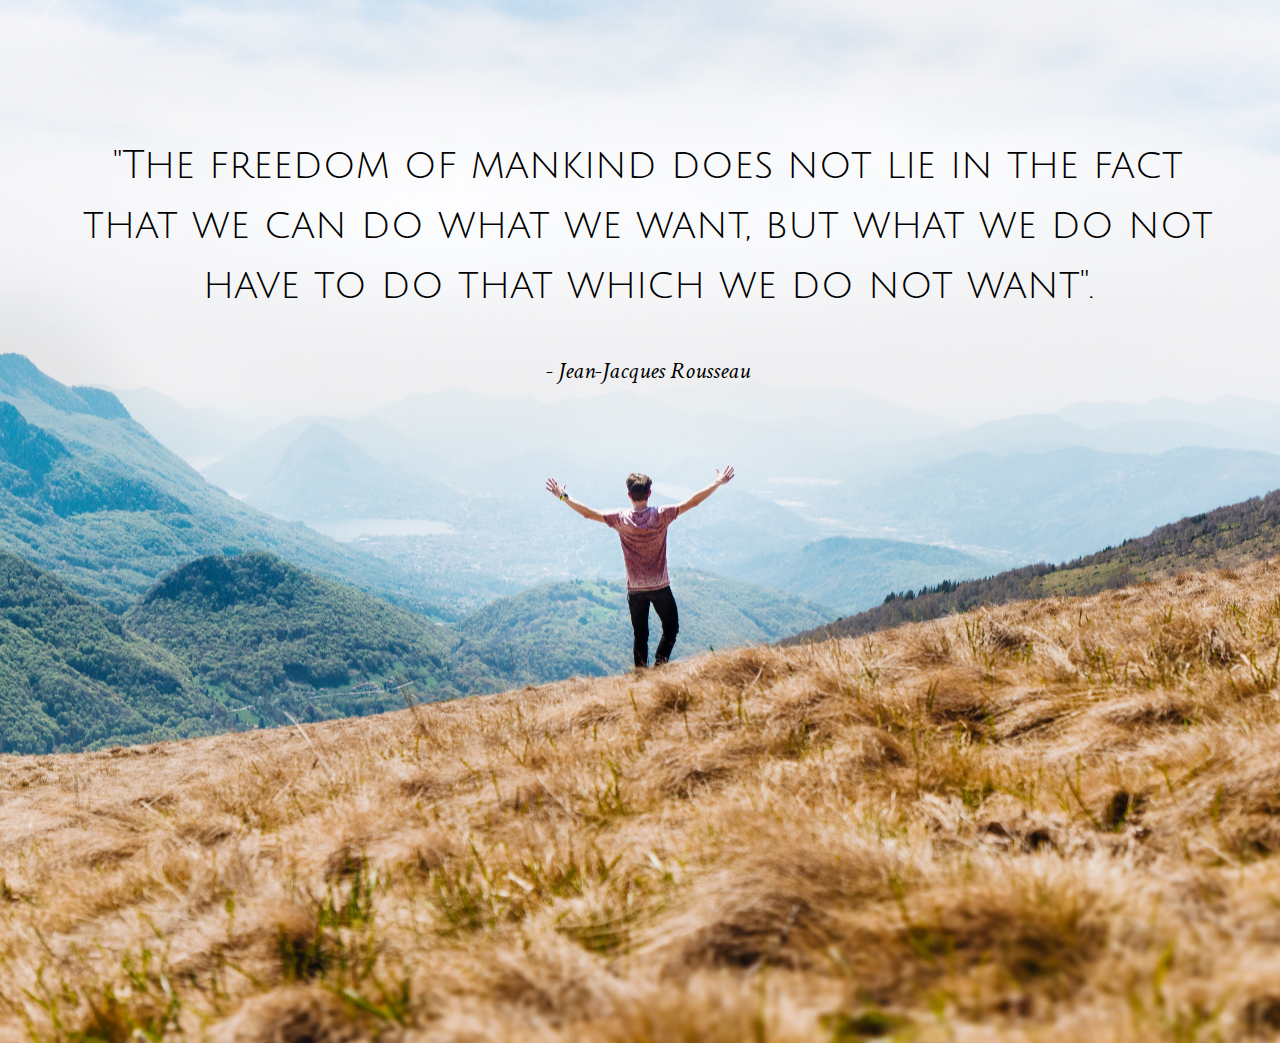
<file: index.html>
<!DOCTYPE html>
<html>
<head>
  <meta charset="utf-8">
  <title></title>
  <meta name="viewport" content="width=device-width, initial-scale=1">
	<link rel="stylesheet" type="text/css" href="main.css">
	<link href="https://fonts.googleapis.com/css?family=Crimson+Text|Julius+Sans+One" rel="stylesheet">	
</head>
<body>
	<div class="wrapper">
	  <p class="quote">"The freedom of mankind does not lie in the fact that we can do what we want, but what we do not have to do that which we do not want".</p>
	  <p class="author">- Jean-Jacques Rousseau</p>
	</div>
</body>
</html>
</file>
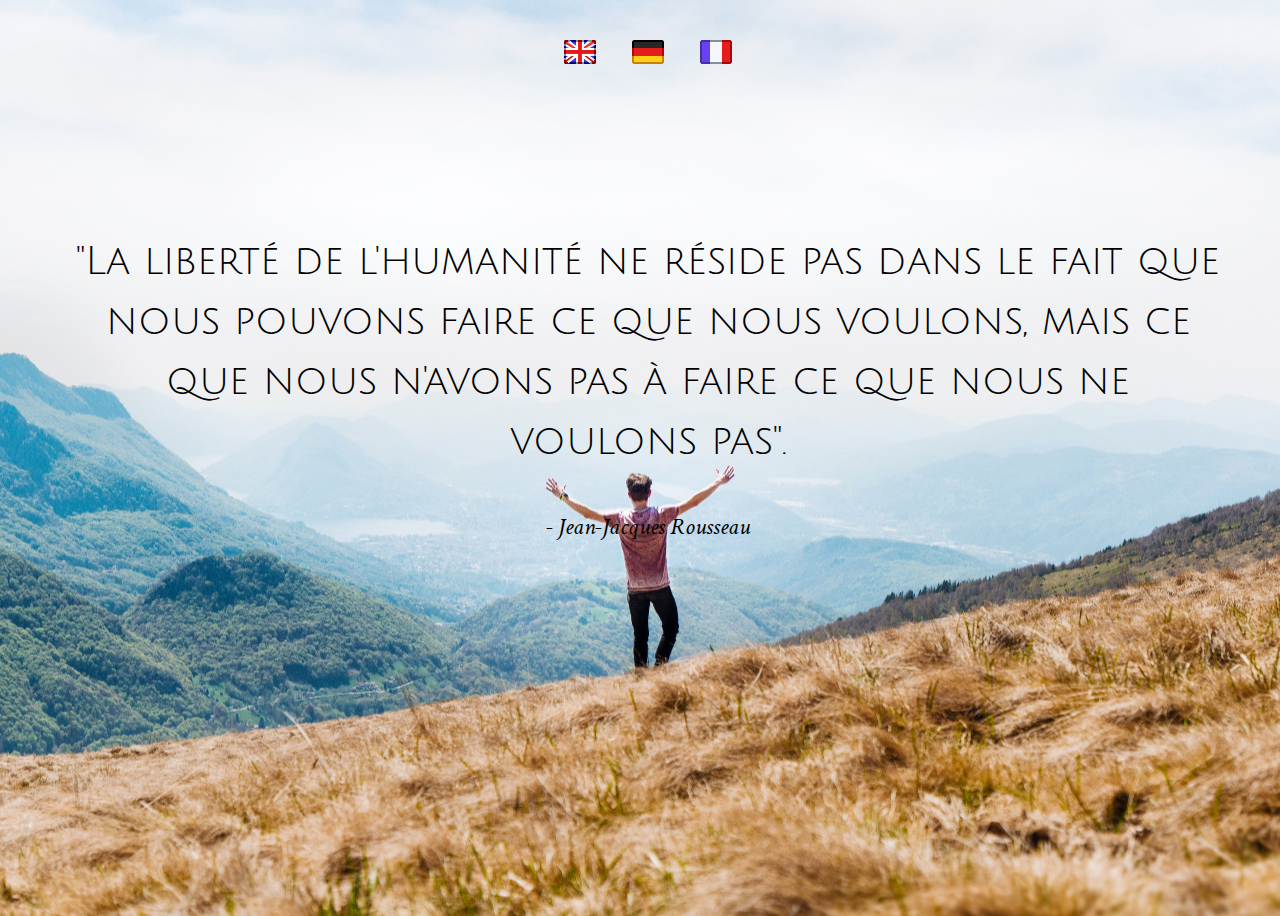
<file: french.html>
<html lang="fr">
<head>
  <meta charset="utf-8">
  <title></title>
  <meta name="viewport" content="width=device-width, initial-scale=1">
	<link rel="stylesheet" type="text/css" href="main.css">
	<link href="https://fonts.googleapis.com/css?family=Crimson+Text|Julius+Sans+One" rel="stylesheet">	
</head>
<body>
	<div class="languages">
	  <div class="flag">
			<a href="index.html">
				<img src="assets/uk-flag.png" alt="British flag">
	  	</a>
		</div>
		<div class="flag">
	  	<a href="german.html">
				<img src="assets/german-flag.png" alt="German flag">
			</a>
		</div>
		<div class="flag">
			<a href="french.html">
				<img src="assets/french-flag.png" alt="French flag">
			</a>
		</div>
	</div>
	<div class="wrapper">
	  <p class="quote">"La liberté de l'humanité ne réside pas dans le fait que nous pouvons faire ce que nous voulons, mais ce que nous n'avons pas à faire ce que nous ne voulons pas".</p>
	  <p class="author">- Jean-Jacques Rousseau</p>
	</div>
</body>
</html>
</file>
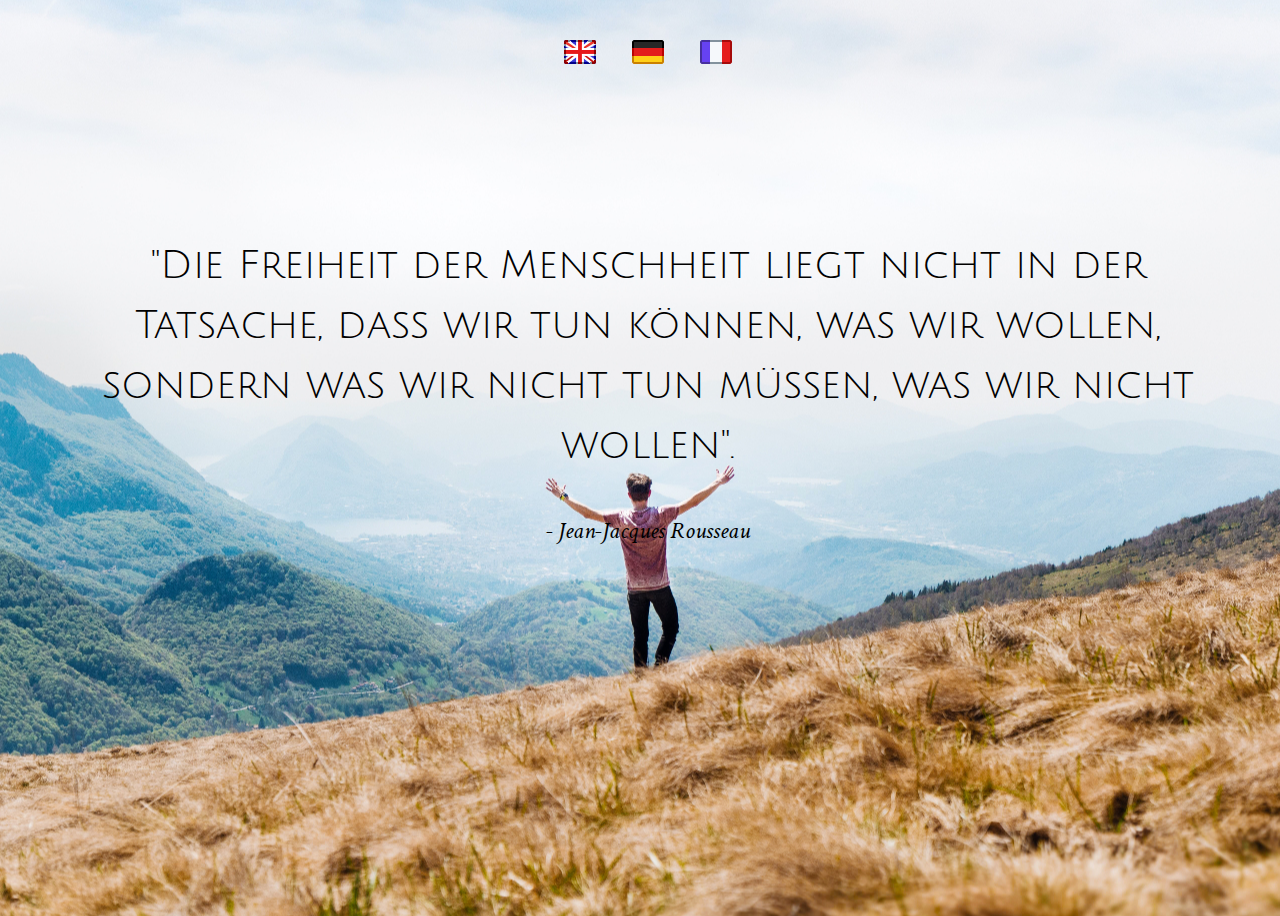
<file: german.html>
<!DOCTYPE html>
<html lang="de">
<head>
  <meta charset="utf-8">
  <title></title>
  <meta name="viewport" content="width=device-width, initial-scale=1">
	<link rel="stylesheet" type="text/css" href="main.css">
	<link href="https://fonts.googleapis.com/css?family=Crimson+Text|Julius+Sans+One" rel="stylesheet">	
</head>
<body>
	<div class="languages">
	  <div class="flag">
			<a href="index.html">
				<img src="assets/uk-flag.png" alt="British flag">
	  	</a>
		</div>
		<div class="flag">
	  	<a href="german.html">
				<img src="assets/german-flag.png" alt="German flag">
			</a>
		</div>
		<div class="flag">
			<a href="french.html">
				<img src="assets/french-flag.png" alt="French flag">
			</a>
		</div>
	</div>
	<div class="wrapper">
	  <p class="quote">"Die Freiheit der Menschheit liegt nicht in der Tatsache, dass wir tun können, was wir wollen, sondern was wir nicht tun müssen, was wir nicht wollen".</p>
	  <p class="author">- Jean-Jacques Rousseau</p>
	</div>
</body>
</html>
</file>
<file: main.css>
body {
	background-image: url(assets/freedom.jpg);
	background-attachment: fixed;
	background-position: center;
	background-repeat: no-repeat;
	height: 100vh;
	width: 100%;
}

.languages {
	text-align: center;
	padding: 1rem;
}

.flag {
	display: inline-block;
	padding: 1rem;
}

.wrapper {
	width: 90%;
	margin: auto auto;
}

.quote {
	font-family: 'Julius Sans One', sans-serif;
	text-align: center;
	margin-top: 15vh;
	line-height: 1.5;
	font-size: 2.5rem;
}

.author {
	font-family: 'Crimson Text', serif;
	text-align: center;
	font-style: italic;
	font-size: 1.5rem;
}

@media screen and (max-width: 480px) {
	.wrapper {
		width: 80%;
	}
	.quote {
		font-size: 1.4rem;
		line-height: 1.2;
  }
  .author {
	  font-size: 1rem;
  }
}

@media screen and (min-width: 1920px) {
	.quote {
		margin-top: 20vh;
	}
}
</file>
